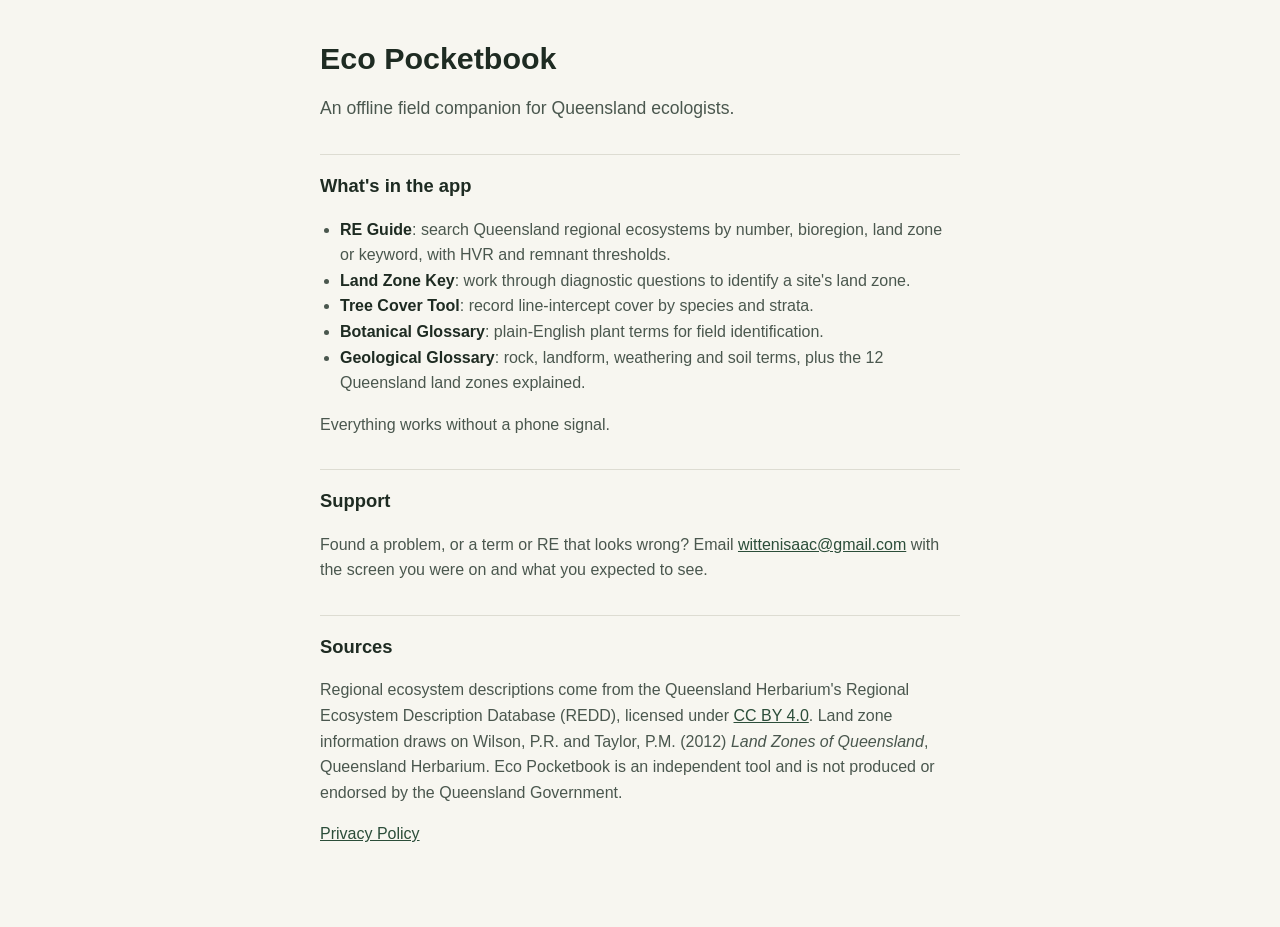
<file: index.html>
<!doctype html>
<html lang="en-AU">
<head>
<meta charset="utf-8">
<meta name="viewport" content="width=device-width, initial-scale=1">
<title>Eco Pocketbook · Support</title>
<link rel="stylesheet" href="style.css">
</head>
<body>
<main>
  <h1>Eco Pocketbook</h1>
  <p class="lead">An offline field companion for Queensland ecologists.</p>

  <h2>What's in the app</h2>
  <ul>
    <li><strong>RE Guide</strong>: search Queensland regional ecosystems by number, bioregion, land zone or keyword, with HVR and remnant thresholds.</li>
    <li><strong>Land Zone Key</strong>: work through diagnostic questions to identify a site's land zone.</li>
    <li><strong>Tree Cover Tool</strong>: record line-intercept cover by species and strata.</li>
    <li><strong>Botanical Glossary</strong>: plain-English plant terms for field identification.</li>
    <li><strong>Geological Glossary</strong>: rock, landform, weathering and soil terms, plus the 12 Queensland land zones explained.</li>
  </ul>
  <p>Everything works without a phone signal.</p>

  <h2>Support</h2>
  <p>Found a problem, or a term or RE that looks wrong? Email <a href="mailto:wittenisaac@gmail.com">wittenisaac@gmail.com</a> with the screen you were on and what you expected to see.</p>

  <h2>Sources</h2>
  <p>Regional ecosystem descriptions come from the Queensland Herbarium's Regional Ecosystem Description Database (REDD), licensed under <a href="https://creativecommons.org/licenses/by/4.0/">CC BY 4.0</a>. Land zone information draws on Wilson, P.R. and Taylor, P.M. (2012) <em>Land Zones of Queensland</em>, Queensland Herbarium. Eco Pocketbook is an independent tool and is not produced or endorsed by the Queensland Government.</p>

  <p><a href="privacy.html">Privacy Policy</a></p>
</main>
</body>
</html>
</file>
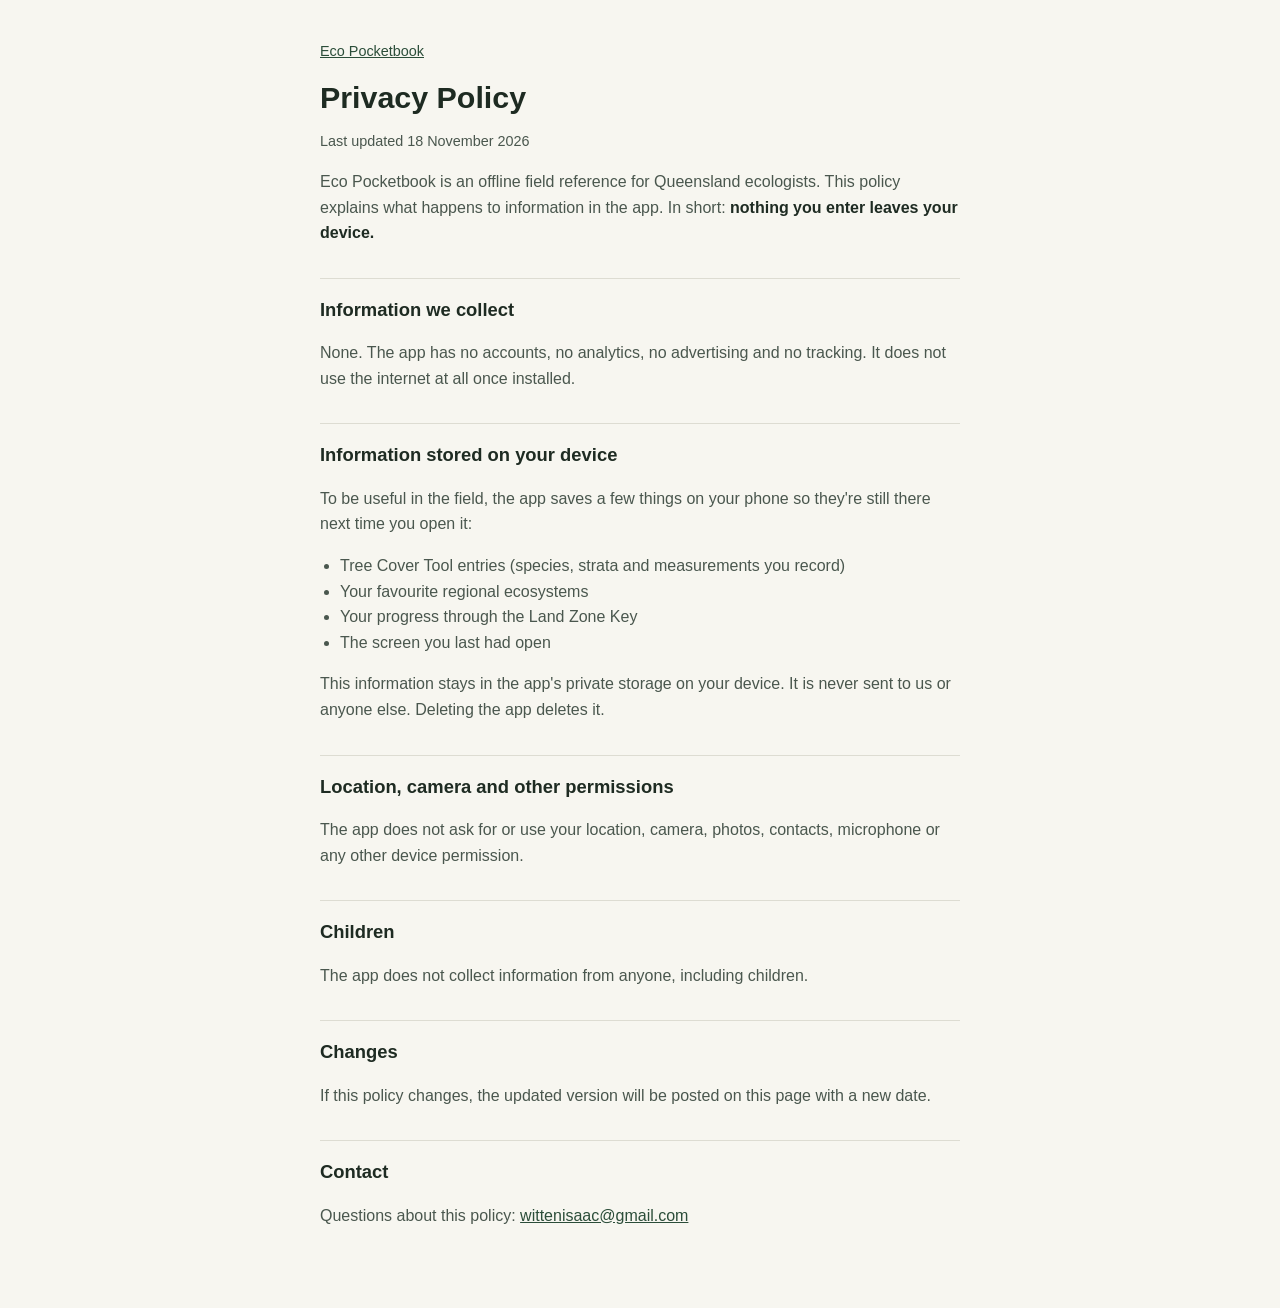
<file: privacy.html>
<!doctype html>
<html lang="en-AU">
<head>
<meta charset="utf-8">
<meta name="viewport" content="width=device-width, initial-scale=1">
<title>Privacy Policy · Eco Pocketbook</title>
<link rel="stylesheet" href="style.css">
</head>
<body>
<main>
  <p class="back"><a href="./">Eco Pocketbook</a></p>
  <h1>Privacy Policy</h1>
  <p class="meta">Last updated 18 November 2026</p>

  <p>Eco Pocketbook is an offline field reference for Queensland ecologists. This policy explains what happens to information in the app. In short: <strong>nothing you enter leaves your device.</strong></p>

  <h2>Information we collect</h2>
  <p>None. The app has no accounts, no analytics, no advertising and no tracking. It does not use the internet at all once installed.</p>

  <h2>Information stored on your device</h2>
  <p>To be useful in the field, the app saves a few things on your phone so they're still there next time you open it:</p>
  <ul>
    <li>Tree Cover Tool entries (species, strata and measurements you record)</li>
    <li>Your favourite regional ecosystems</li>
    <li>Your progress through the Land Zone Key</li>
    <li>The screen you last had open</li>
  </ul>
  <p>This information stays in the app's private storage on your device. It is never sent to us or anyone else. Deleting the app deletes it.</p>

  <h2>Location, camera and other permissions</h2>
  <p>The app does not ask for or use your location, camera, photos, contacts, microphone or any other device permission.</p>

  <h2>Children</h2>
  <p>The app does not collect information from anyone, including children.</p>

  <h2>Changes</h2>
  <p>If this policy changes, the updated version will be posted on this page with a new date.</p>

  <h2>Contact</h2>
  <p>Questions about this policy: <a href="mailto:wittenisaac@gmail.com">wittenisaac@gmail.com</a></p>
</main>
</body>
</html>
</file>
<file: style.css>
:root{
  --ink:#1E2B22; --soft:#4A574E; --accent:#2B4D39; --paper:#F7F6F0; --line:#DDDCD2;
}
@media (prefers-color-scheme: dark){
  :root{ --ink:#E8EBE4; --soft:#B8C2B9; --accent:#9DB89F; --paper:#141C17; --line:#2B3A30; }
}
*{box-sizing:border-box;}
body{margin:0; background:var(--paper); color:var(--ink);
  font:16px/1.6 -apple-system, BlinkMacSystemFont, "Segoe UI", Roboto, sans-serif;}
main{max-width:680px; margin:0 auto; padding:40px 20px 64px;}
h1{font-size:1.9rem; line-height:1.2; margin:0 0 8px;}
h2{font-size:1.15rem; margin:32px 0 8px; padding-top:16px; border-top:1px solid var(--line);}
p, li{color:var(--soft);}
strong{color:var(--ink);}
a{color:var(--accent);}
ul{padding-left:20px;}
.lead{font-size:1.1rem;}
.meta{font-size:0.9rem;}
.back{margin:0 0 16px; font-size:0.9rem;}
</file>
